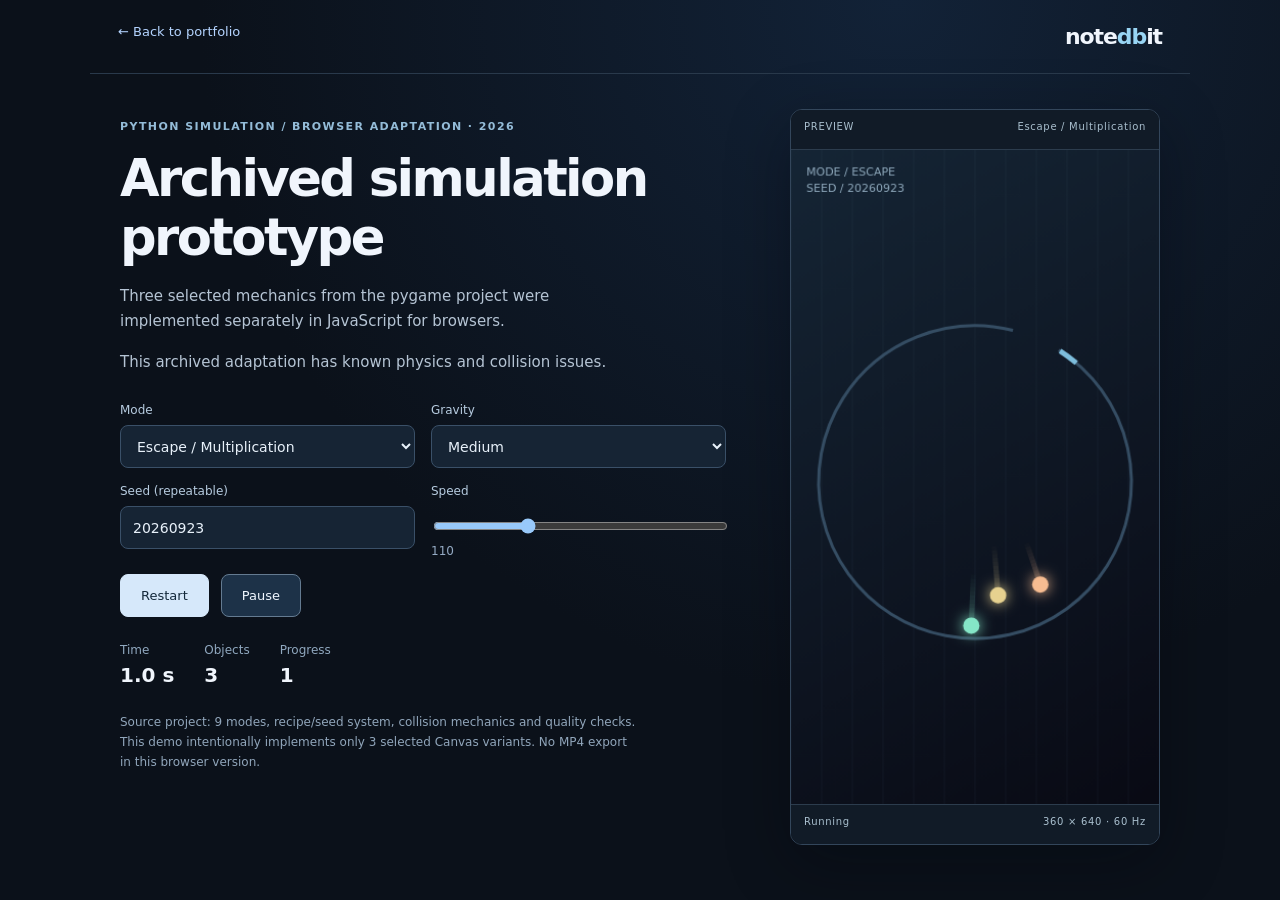
<file: demos/simulation/index.html>
<!doctype html>
<html lang="en"><head><meta charset="utf-8"><meta name="viewport" content="width=device-width,initial-scale=1"><meta name="theme-color" content="#0b111a">
<meta name="robots" content="noindex"><title>Archived Simulation Prototype — notedbit</title><link rel="icon" href="../../assets/favicon.svg" type="image/svg+xml"><link rel="stylesheet" href="demo.css"></head>
<body><header class="top"><a href="../../projects/#simulation">← <span data-de="Zurück zum Portfolio">Back to portfolio</span></a><a class="wordmark" href="../../index.html">note<span>db</span>it</a></header>
<main class="layout"><section class="info"><p class="eyebrow" data-de="PYTHON-SIMULATION / BROWSER-ADAPTION · 2026">PYTHON SIMULATION / BROWSER ADAPTATION · 2026</p><h1><span data-de="Archivierter Simulationsprototyp">Archived simulation prototype</span></h1><p class="lede" data-de="Drei ausgewählte Mechaniken des pygame-Projekts wurden separat in JavaScript für den Browser umgesetzt.">Three selected mechanics from the pygame project were implemented separately in JavaScript for browsers.</p>
<p class="lede" data-de="Diese archivierte Adaption hat bekannte Fehler in Physik und Kollisionen.">This archived adaptation has known physics and collision issues.</p>
<div class="controls"><label><span data-de="Modus">Mode</span><select id="mode"><option value="escape">Escape / Multiplication</option><option value="plinko">Plinko</option><option value="shrinking">Shrinking Circle</option></select></label>
<label><span data-de="Schwerkraft">Gravity</span><select id="gravity"><option value="110" data-de="Niedrig">Low</option><option value="190" data-de="Mittel" selected>Medium</option><option value="285" data-de="Hoch">High</option><option value="390" data-de="Sehr hoch">Heavy</option></select></label>
<label><span data-de="Seed (reproduzierbar)">Seed (repeatable)</span><input id="seed" type="number" min="0" max="2147483647" step="1" value="20260923"></label>
<div class="speed-control"><label><span data-de="Geschwindigkeit">Speed</span><input id="speed" type="range" min="60" max="220" step="10" value="110"></label><output id="speed-value" for="speed">110</output></div>
<div class="actions"><button id="restart" type="button"><span data-de="Neustart">Restart</span></button><button id="toggle" type="button"><span data-de="Pause">Pause</span></button></div></div>
<div class="stats"><div><span data-de="Laufzeit">Time</span><strong id="time">0.0 s</strong></div><div><span data-de="Objekte">Objects</span><strong id="count">1</strong></div><div><span data-de="Fortschritt">Progress</span><strong id="progress">0</strong></div></div>
<p class="footnote" data-de="Quellbasis: 9 Modi, Rezept-/Seed-System, Kollisionsmechaniken und Qualitätsprüfungen. Diese Demo zeigt bewusst nur 3 ausgewählte, neu für Canvas implementierte Varianten. Keine MP4-Exportfunktion in der Browserversion.">Source project: 9 modes, recipe/seed system, collision mechanics and quality checks. This demo intentionally implements only 3 selected Canvas variants. No MP4 export in this browser version.</p></section>
<section class="stage" aria-label="Simulation preview" data-aria-label-de="Simulationsvorschau"><div class="stage-header"><span data-de="VERLAUF">PREVIEW</span><span id="mode-label">Escape / Multiplication</span></div><canvas id="sim" width="360" height="640" aria-label="Visualization of the archived simulation" data-aria-label-de="Darstellung der archivierten Simulation" role="img"></canvas><div class="stage-footer"><span id="status" aria-live="polite">Paused</span><span>360 × 640 · 60 Hz</span></div></section></main>
<script defer src="demo.js"></script></body></html>
</file>
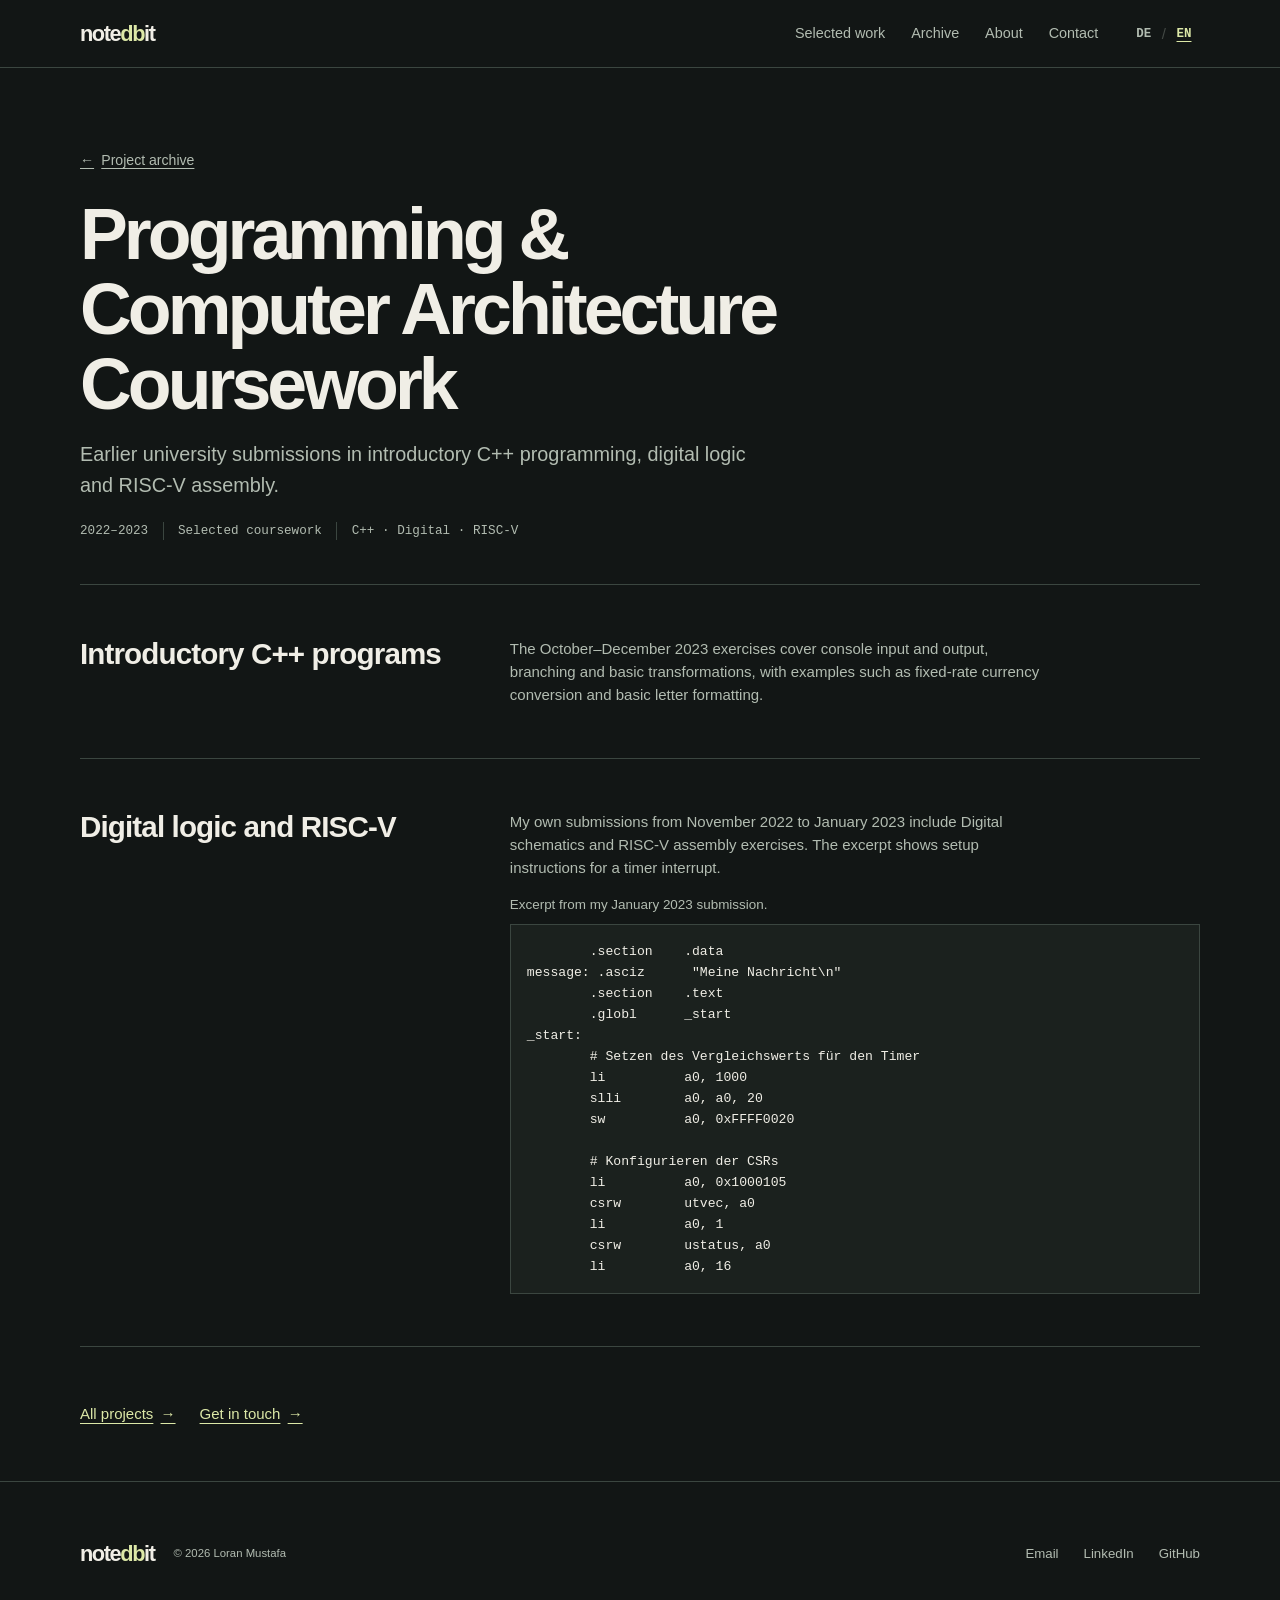
<file: projects/coursework.html>
<!DOCTYPE html>
<html lang="en">
<head>
  <meta charset="utf-8"/>
  <meta content="width=device-width,initial-scale=1" name="viewport"/>
  <title data-de="Programmier- und Rechnerarchitekturübungen — notedbit">Programming &amp; Computer Architecture Coursework — notedbit</title>
  <meta content="Introductory C++ console exercises, digital schematics and a RISC-V timer interrupt excerpt from earlier university coursework." data-content-de="Frühere Studienarbeiten mit C++-Konsolenübungen, digitalen Schaltungen und einem RISC-V-Codeauszug zu Timer-Interrupts." name="description">
  <meta content="#121615" name="theme-color"/>
  <meta content="website" property="og:type"/>
  <meta content="notedbit" property="og:site_name">
  <meta content="Programming &amp; Computer Architecture Coursework — notedbit" data-content-de="Programmier- und Rechnerarchitekturübungen — notedbit" property="og:title">
  <meta content="Introductory C++ console exercises, digital schematics and a RISC-V timer interrupt excerpt from earlier university coursework." data-content-de="Frühere Studienarbeiten mit C++-Konsolenübungen, digitalen Schaltungen und einem RISC-V-Codeauszug zu Timer-Interrupts." property="og:description">
  <meta content="https://notedbit.com/projects/coursework.html" property="og:url"/>
  <meta content="https://notedbit.com/assets/og-preview.png" property="og:image"/>
  <meta content="1200" property="og:image:width">
  <meta content="630" property="og:image:height">
  <meta content="notedbit · Loran Mustafa" property="og:image:alt">
  <link href="https://notedbit.com/projects/coursework.html" rel="canonical"/>
  <link href="../assets/favicon.svg" rel="icon" type="image/svg+xml"/>
  <link href="../style.css" rel="stylesheet"/>
  <link href="../portfolio.css" rel="stylesheet"/>
  <link href="projects.css" rel="stylesheet"/>
  <script defer="" src="../language.js"></script>
  <script defer="" src="../script.js"></script>
</head>
<body class="case-study">
<a class="skip-link" href="#main-content">Skip to content</a>
<header class="site-header" data-header="">
<div class="nav-shell shell"><a aria-label="notedbit home" class="brand wordmark" href="../index.html"><span>note</span><span class="wordmark-db">db</span><span>it</span></a><button aria-controls="primary-nav" aria-expanded="false" aria-label="Open navigation" class="nav-toggle" data-nav-toggle="" type="button"><span></span><span></span></button>
<nav aria-label="Primary navigation" class="site-nav" id="primary-nav"><a href="../index.html#work"><span data-de="Projekte">Selected work</span></a><a href="./"><span data-de="Archiv">Archive</span></a><a href="../index.html#about"><span data-de="Profil">About</span></a><a href="../index.html#contact"><span data-de="Kontakt">Contact</span></a>
</nav>
<div aria-label="Sprache / Language" class="language-switch" data-language-switch="" role="group"><button aria-label="Deutsch wählen" aria-pressed="false" data-lang="de" lang="de" type="button">DE</button><span aria-hidden="true">/</span><button aria-label="Choose English" aria-pressed="true" data-lang="en" lang="en" type="button">EN</button>
</div>
</div></header>
<main id="main-content" tabindex="-1">
  <header class="project-intro section-shell">
    <a class="project-back" href="./#introcpp"><span data-de="Projektarchiv">Project archive</span> <span aria-hidden="true">←</span></a>
    <h1 data-de="Programmier- und Rechnerarchitekturübungen">Programming &amp; Computer Architecture Coursework</h1>
    <p class="project-lede" data-de="Frühere Studienabgaben zu C++-Grundlagen, digitaler Logik und RISC-V-Assembler.">Earlier university submissions in introductory C++ programming, digital logic and RISC-V assembly.</p>
    <p class="project-meta"><span>2022–2023</span><span data-de="Ausgewählte Studienarbeiten">Selected coursework</span><span>C++ · Digital · RISC-V</span></p>

  </header>
  <section class="project-section section-shell" id="cpp">
    <h2 data-de="C++-Einführungsprogramme">Introductory C++ programs</h2>
    <div>
      <p data-de="Die Übungen von Oktober bis Dezember 2023 behandeln Konsolenein- und -ausgabe, Bedingungen und einfache Umformungen, etwa eine Währungsumrechnung mit festem Kurs und ein einfaches Briefformular.">The October–December 2023 exercises cover console input and output, branching and basic transformations, with examples such as fixed-rate currency conversion and basic letter formatting.</p>
    </div>
  </section>
  <section class="project-section section-shell" id="hardware">
    <h2 data-de="Digitale Logik und RISC-V">Digital logic and RISC-V</h2>
    <div>
      <p data-de="Meine Abgaben von November 2022 bis Januar 2023 umfassen Schaltungen in Digital und Übungen in RISC-V-Assembler. Der Auszug zeigt die Einrichtung eines Timer-Interrupts.">My own submissions from November 2022 to January 2023 include Digital schematics and RISC-V assembly exercises. The excerpt shows setup instructions for a timer interrupt.</p>
      <figure class="source-evidence">
        <figcaption data-de="Auszug aus meiner Abgabe vom Januar 2023.">Excerpt from my January 2023 submission.</figcaption>
        <pre tabindex="0"><code>        .section    .data
message: .asciz      "Meine Nachricht\n"
        .section    .text
        .globl      _start
_start:
        # Setzen des Vergleichswerts für den Timer
        li          a0, 1000
        slli        a0, a0, 20
        sw          a0, 0xFFFF0020

        # Konfigurieren der CSRs
        li          a0, 0x1000105
        csrw        utvec, a0
        li          a0, 1
        csrw        ustatus, a0
        li          a0, 16</code></pre>
      </figure>
    </div>
  </section>
  <div class="project-end section-shell">
    <a class="project-link" href="./"><span data-de="Alle Projekte">All projects</span> <span aria-hidden="true">→</span></a>
    <a class="project-link" href="../index.html#contact"><span data-de="Kontakt aufnehmen">Get in touch</span> <span aria-hidden="true">→</span></a>
  </div>
</main>
<footer class="site-footer portfolio-footer">
<div class="footer-shell shell">
<div class="footer-identity"><a aria-label="notedbit home" class="brand wordmark" href="../index.html"><span>note</span><span class="wordmark-db">db</span><span>it</span></a><p>© <span data-year="">2026</span> Loran Mustafa</p>
</div>
<div class="footer-meta"><a href="mailto:loran@notedbit.com">Email</a><a href="https://www.linkedin.com/in/loran-mustafa" rel="noopener noreferrer" target="_blank">LinkedIn</a><a href="https://github.com/notedbit" rel="noopener noreferrer" target="_blank">GitHub</a>
</div>
</div></footer>
</body>
</html>
</file>
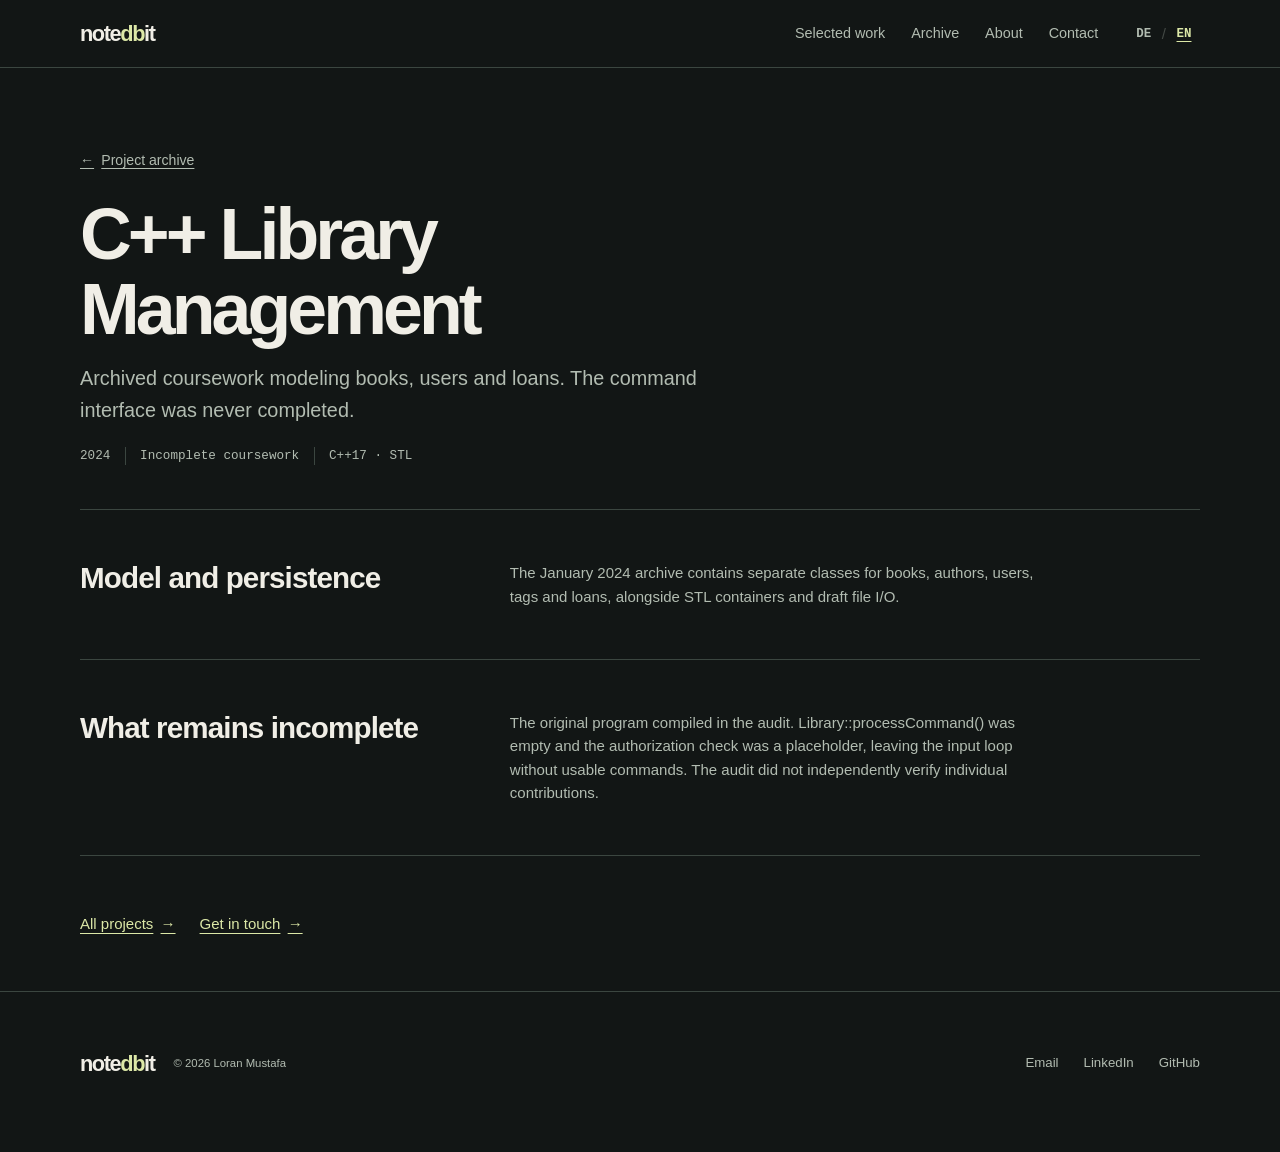
<file: projects/library-management.html>
<!DOCTYPE html>
<html lang="en">
<head>
  <meta charset="utf-8"/>
  <meta content="width=device-width,initial-scale=1" name="viewport"/>
  <title data-de="C++-Bibliotheksverwaltung — notedbit">C++ Library Management — notedbit</title>
  <meta content="Archived C++ coursework modeling books, users and loans. Source review found an incomplete command interface." data-content-de="Archivierte C++-Studienarbeit zur Modellierung von Büchern, Nutzern und Ausleihen. Die geprüfte Befehlsschnittstelle blieb unvollständig." name="description">
  <meta content="#121615" name="theme-color"/>
  <meta content="website" property="og:type"/>
  <meta content="notedbit" property="og:site_name">
  <meta content="C++ Library Management — notedbit" data-content-de="C++-Bibliotheksverwaltung — notedbit" property="og:title">
  <meta content="Archived C++ coursework modeling books, users and loans. Source review found an incomplete command interface." data-content-de="Archivierte C++-Studienarbeit zur Modellierung von Büchern, Nutzern und Ausleihen. Die geprüfte Befehlsschnittstelle blieb unvollständig." property="og:description">
  <meta content="https://notedbit.com/projects/library-management.html" property="og:url"/>
  <meta content="https://notedbit.com/assets/og-preview.png" property="og:image"/>
  <meta content="1200" property="og:image:width">
  <meta content="630" property="og:image:height">
  <meta content="notedbit · Loran Mustafa" property="og:image:alt">
  <link href="https://notedbit.com/projects/library-management.html" rel="canonical"/>
  <link href="../assets/favicon.svg" rel="icon" type="image/svg+xml"/>
  <link href="../style.css" rel="stylesheet"/>
  <link href="../portfolio.css" rel="stylesheet"/>
  <link href="projects.css" rel="stylesheet"/>
  <script defer="" src="../language.js"></script>
  <script defer="" src="../script.js"></script>
</head>
<body class="case-study">
<a class="skip-link" href="#main-content">Skip to content</a>
<header class="site-header" data-header="">
<div class="nav-shell shell"><a aria-label="notedbit home" class="brand wordmark" href="../index.html"><span>note</span><span class="wordmark-db">db</span><span>it</span></a><button aria-controls="primary-nav" aria-expanded="false" aria-label="Open navigation" class="nav-toggle" data-nav-toggle="" type="button"><span></span><span></span></button>
<nav aria-label="Primary navigation" class="site-nav" id="primary-nav"><a href="../index.html#work"><span data-de="Projekte">Selected work</span></a><a href="./"><span data-de="Archiv">Archive</span></a><a href="../index.html#about"><span data-de="Profil">About</span></a><a href="../index.html#contact"><span data-de="Kontakt">Contact</span></a>
</nav>
<div aria-label="Sprache / Language" class="language-switch" data-language-switch="" role="group"><button aria-label="Deutsch wählen" aria-pressed="false" data-lang="de" lang="de" type="button">DE</button><span aria-hidden="true">/</span><button aria-label="Choose English" aria-pressed="true" data-lang="en" lang="en" type="button">EN</button>
</div>
</div></header>
<main id="main-content" tabindex="-1">
  <header class="project-intro section-shell">
    <a class="project-back" href="./#library"><span data-de="Projektarchiv">Project archive</span> <span aria-hidden="true">←</span></a>
    <h1 data-de="C++-Bibliotheksverwaltung">C++ Library Management</h1>
    <p class="project-lede" data-de="Archivierte Studienarbeit zur Modellierung von Büchern, Nutzern und Ausleihen. Die Befehlsverarbeitung wurde nicht fertiggestellt.">Archived coursework modeling books, users and loans. The command interface was never completed.</p>
    <p class="project-meta"><span>2024</span><span data-de="Unvollständige Studienarbeit">Incomplete coursework</span><span>C++17 · STL</span></p>

  </header>
  <section class="project-section section-shell">
    <h2 data-de="Modell und Persistenz">Model and persistence</h2>
    <div>
      <p data-de="Das Archiv vom Januar 2024 enthält getrennte Klassen für Bücher, Autoren, Nutzer, Stichwörter und Ausleihen sowie STL-Container und Ansätze für den Dateizugriff.">The January 2024 archive contains separate classes for books, authors, users, tags and loans, alongside STL containers and draft file I/O.</p>
    </div>
  </section>
  <section class="project-section section-shell">
    <h2 data-de="Was unvollständig ist">What remains incomplete</h2>
    <div>
      <p data-de="Das Originalprogramm ließ sich im Audit kompilieren. Library::processCommand() war leer und die Berechtigungsprüfung war ein Platzhalter. Der Eingabeschleife fehlten damit nutzbare Befehle. Individuelle Beiträge wurden im Audit nicht unabhängig überprüft.">The original program compiled in the audit. Library::processCommand() was empty and the authorization check was a placeholder, leaving the input loop without usable commands. The audit did not independently verify individual contributions.</p>
    </div>
  </section>
  <div class="project-end section-shell">
    <a class="project-link" href="./"><span data-de="Alle Projekte">All projects</span> <span aria-hidden="true">→</span></a>
    <a class="project-link" href="../index.html#contact"><span data-de="Kontakt aufnehmen">Get in touch</span> <span aria-hidden="true">→</span></a>
  </div>
</main>
<footer class="site-footer portfolio-footer">
<div class="footer-shell shell">
<div class="footer-identity"><a aria-label="notedbit home" class="brand wordmark" href="../index.html"><span>note</span><span class="wordmark-db">db</span><span>it</span></a><p>© <span data-year="">2026</span> Loran Mustafa</p>
</div>
<div class="footer-meta"><a href="mailto:loran@notedbit.com">Email</a><a href="https://www.linkedin.com/in/loran-mustafa" rel="noopener noreferrer" target="_blank">LinkedIn</a><a href="https://github.com/notedbit" rel="noopener noreferrer" target="_blank">GitHub</a>
</div>
</div></footer>
</body>
</html>
</file>
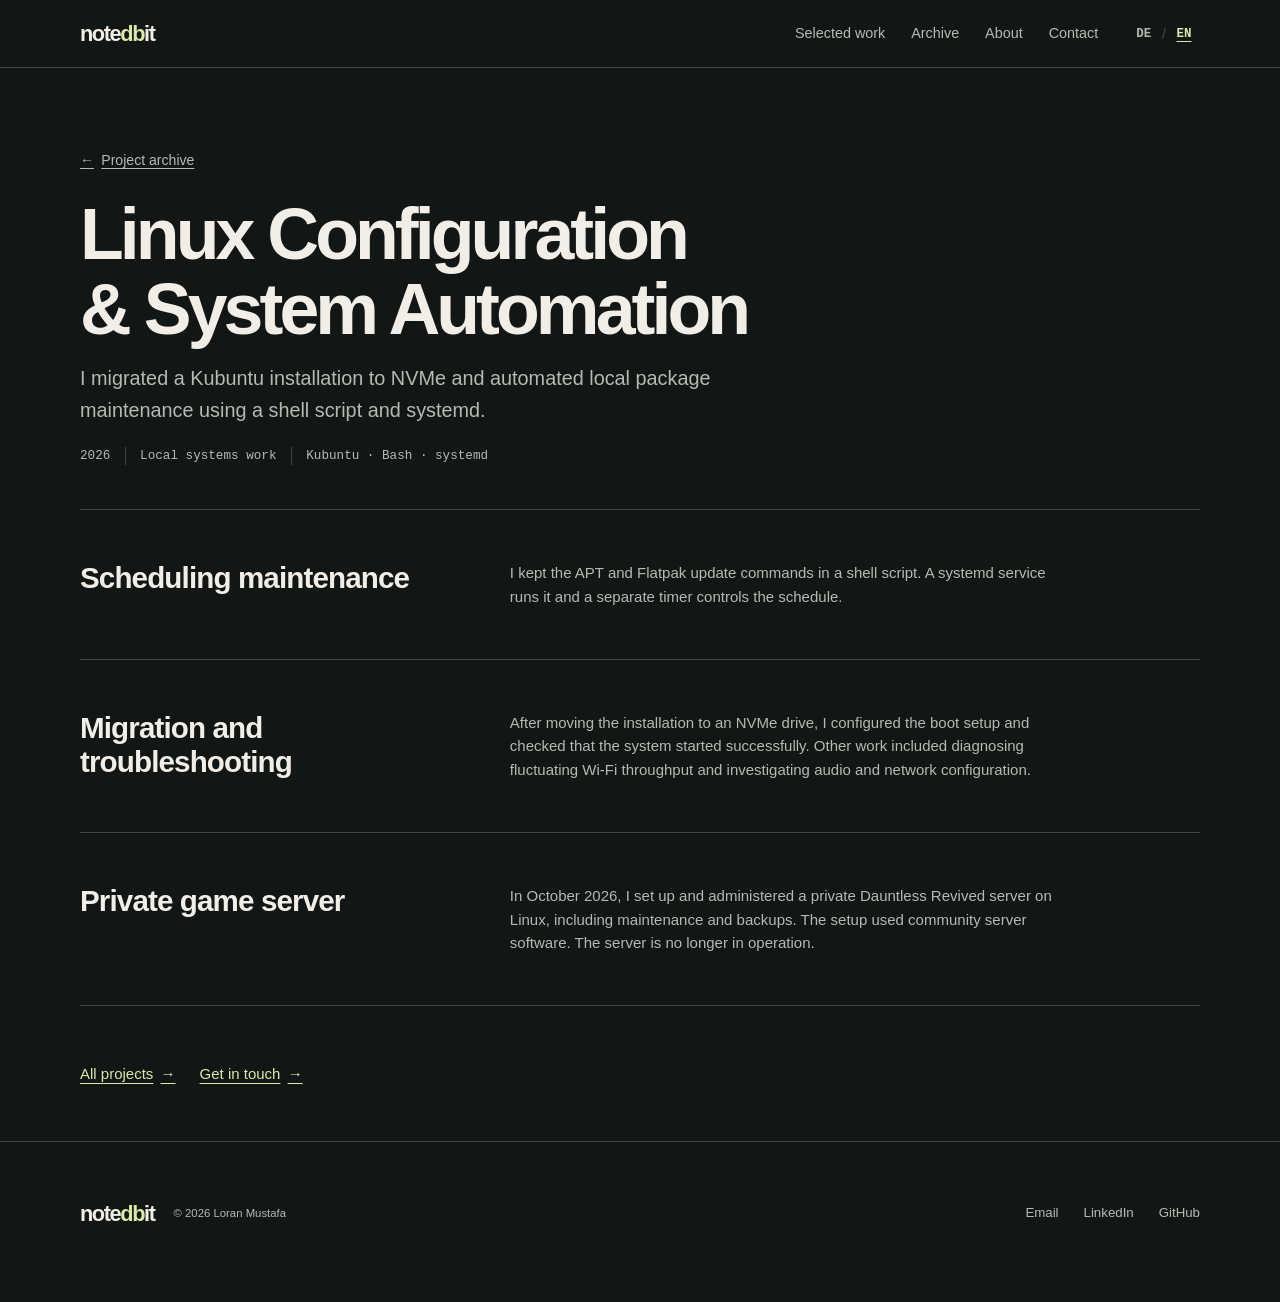
<file: projects/linux-automation.html>
<!DOCTYPE html>
<html lang="en">
<head>
  <meta charset="utf-8"/>
  <meta content="width=device-width,initial-scale=1" name="viewport"/>
  <title data-de="Linux-Konfiguration &amp; Systemautomatisierung — notedbit">Linux Configuration &amp; System Automation — notedbit</title>
  <meta content="Practical Linux administration and automation work, including scripted maintenance, system diagnostics and a previously operated private game server." data-content-de="Praktische Linux-Konfiguration und Automatisierung mit skriptbasierter Wartung, Systemdiagnose und einem früher betriebenen privaten Spielserver." name="description"/>
  <meta content="#121615" name="theme-color"/>
  <meta content="website" property="og:type"/>
  <meta content="notedbit" property="og:site_name">
  <meta content="Linux Configuration &amp; System Automation — notedbit" data-content-de="Linux-Konfiguration &amp; Systemautomatisierung — notedbit" property="og:title">
  <meta content="Practical Linux administration and automation work, including scripted maintenance, system diagnostics and a previously operated private game server." data-content-de="Praktische Linux-Konfiguration und Automatisierung mit skriptbasierter Wartung, Systemdiagnose und einem früher betriebenen privaten Spielserver." property="og:description"/>
  <meta content="https://notedbit.com/projects/linux-automation.html" property="og:url"/>
  <meta content="https://notedbit.com/assets/og-preview.png" property="og:image"/>
  <meta content="1200" property="og:image:width">
  <meta content="630" property="og:image:height">
  <meta content="notedbit · Loran Mustafa" property="og:image:alt">
  <link href="https://notedbit.com/projects/linux-automation.html" rel="canonical"/>
  <link href="../assets/favicon.svg" rel="icon" type="image/svg+xml"/>
  <link href="../style.css" rel="stylesheet"/>
  <link href="../portfolio.css" rel="stylesheet"/>
  <link href="projects.css" rel="stylesheet"/>
  <script defer="" src="../language.js"></script>
  <script defer="" src="../script.js"></script>
</head>
<body class="case-study">
<a class="skip-link" href="#main-content">Skip to content</a>
<header class="site-header" data-header="">
<div class="nav-shell shell"><a aria-label="notedbit home" class="brand wordmark" href="../index.html"><span>note</span><span class="wordmark-db">db</span><span>it</span></a><button aria-controls="primary-nav" aria-expanded="false" aria-label="Open navigation" class="nav-toggle" data-nav-toggle="" type="button"><span></span><span></span></button>
<nav aria-label="Primary navigation" class="site-nav" id="primary-nav"><a href="../index.html#work"><span data-de="Projekte">Selected work</span></a><a href="./"><span data-de="Archiv">Archive</span></a><a href="../index.html#about"><span data-de="Profil">About</span></a><a href="../index.html#contact"><span data-de="Kontakt">Contact</span></a>
</nav>
<div aria-label="Sprache / Language" class="language-switch" data-language-switch="" role="group"><button aria-label="Deutsch wählen" aria-pressed="false" data-lang="de" lang="de" type="button">DE</button><span aria-hidden="true">/</span><button aria-label="Choose English" aria-pressed="true" data-lang="en" lang="en" type="button">EN</button>
</div>
</div></header>
<main id="main-content" tabindex="-1">
  <header class="project-intro section-shell">
    <a class="project-back" href="./#linux"><span data-de="Projektarchiv">Project archive</span> <span aria-hidden="true">←</span></a>
    <h1 data-de="Linux-Konfiguration &amp; Systemautomatisierung">Linux Configuration &amp; System Automation</h1>
    <p class="project-lede" data-de="Ich habe eine Kubuntu-Installation auf NVMe migriert und die lokale Paketwartung mit einem Shell-Skript und systemd automatisiert.">I migrated a Kubuntu installation to NVMe and automated local package maintenance using a shell script and systemd.</p>
    <p class="project-meta"><span>2026</span><span data-de="Arbeiten am lokalen System">Local systems work</span><span>Kubuntu · Bash · systemd</span></p>

  </header>
  <section class="project-section section-shell">
    <h2 data-de="Wartung zeitlich planen">Scheduling maintenance</h2>
    <div>
      <p data-de="Ich habe die Aktualisierungsbefehle für APT und Flatpak in einem Shell-Skript zusammengefasst. Ein systemd-Dienst führt es aus, ein separater Timer legt den Zeitplan fest.">I kept the APT and Flatpak update commands in a shell script. A systemd service runs it and a separate timer controls the schedule.</p>
    </div>
  </section>
  <section class="project-section section-shell">
    <h2 data-de="Migration und Fehlersuche">Migration and troubleshooting</h2>
    <div>
      <p data-de="Nach dem Umzug der Installation auf ein NVMe-Laufwerk habe ich die Boot-Konfiguration eingerichtet und den erfolgreichen Start geprüft. Weitere Arbeiten betrafen schwankenden WLAN-Durchsatz sowie die Audio- und Netzwerkkonfiguration.">After moving the installation to an NVMe drive, I configured the boot setup and checked that the system started successfully. Other work included diagnosing fluctuating Wi-Fi throughput and investigating audio and network configuration.</p>
    </div>
  </section>
  <section class="project-section section-shell" id="server">
    <h2 data-de="Privater Spielserver">Private game server</h2>
    <div>
      <p data-de="Im Oktober 2026 habe ich einen privaten Dauntless-Revived-Server unter Linux eingerichtet und verwaltet, einschließlich Wartung und Backups. Die Serversoftware stammt aus dem Community-Projekt. Der Server ist außer Betrieb.">In October 2026, I set up and administered a private Dauntless Revived server on Linux, including maintenance and backups. The setup used community server software. The server is no longer in operation.</p>
    </div>
  </section>
  <div class="project-end section-shell">
    <a class="project-link" href="./"><span data-de="Alle Projekte">All projects</span> <span aria-hidden="true">→</span></a>
    <a class="project-link" href="../index.html#contact"><span data-de="Kontakt aufnehmen">Get in touch</span> <span aria-hidden="true">→</span></a>
  </div>
</main>
<footer class="site-footer portfolio-footer">
<div class="footer-shell shell">
<div class="footer-identity"><a aria-label="notedbit home" class="brand wordmark" href="../index.html"><span>note</span><span class="wordmark-db">db</span><span>it</span></a><p>© <span data-year="">2026</span> Loran Mustafa</p>
</div>
<div class="footer-meta"><a href="mailto:loran@notedbit.com">Email</a><a href="https://www.linkedin.com/in/loran-mustafa" rel="noopener noreferrer" target="_blank">LinkedIn</a><a href="https://github.com/notedbit" rel="noopener noreferrer" target="_blank">GitHub</a>
</div>
</div></footer>
</body>
</html>
</file>
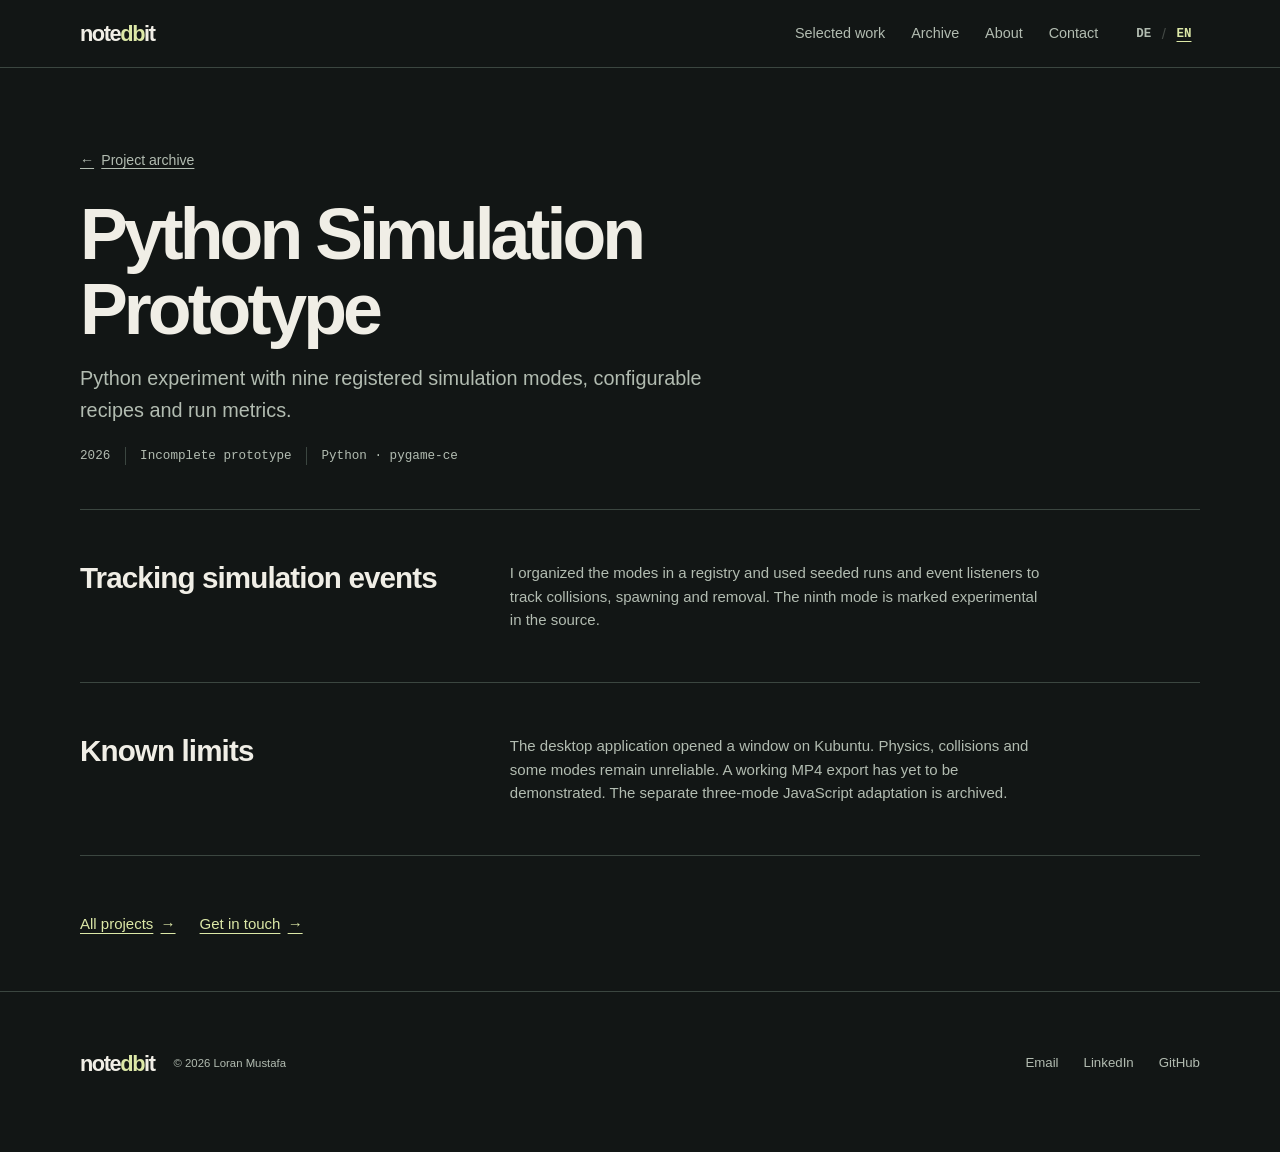
<file: projects/python-simulations.html>
<!DOCTYPE html>
<html lang="en">
<head>
  <meta charset="utf-8"/>
  <meta content="width=device-width,initial-scale=1" name="viewport"/>
  <title data-de="Python-Simulationsprototyp — notedbit">Python Simulation Prototype — notedbit</title>
  <meta content="A Python and pygame-ce prototype with known physics and collision issues." data-content-de="Ein Prototyp mit Python und pygame-ce mit bekannten Fehlern in Physik und Kollisionen." name="description"/>
  <meta content="#121615" name="theme-color"/>
  <meta content="website" property="og:type"/>
  <meta content="notedbit" property="og:site_name">
  <meta content="Python Simulation Prototype — notedbit" data-content-de="Python-Simulationsprototyp — notedbit" property="og:title">
  <meta content="A Python and pygame-ce prototype with known physics and collision issues." data-content-de="Ein Prototyp mit Python und pygame-ce mit bekannten Fehlern in Physik und Kollisionen." property="og:description"/>
  <meta content="https://notedbit.com/projects/python-simulations.html" property="og:url"/>
  <meta content="https://notedbit.com/assets/og-preview.png" property="og:image"/>
  <meta content="1200" property="og:image:width">
  <meta content="630" property="og:image:height">
  <meta content="notedbit · Loran Mustafa" property="og:image:alt">
  <link href="https://notedbit.com/projects/python-simulations.html" rel="canonical"/>
  <link href="../assets/favicon.svg" rel="icon" type="image/svg+xml"/>
  <link href="../style.css" rel="stylesheet"/>
  <link href="../portfolio.css" rel="stylesheet"/>
  <link href="projects.css" rel="stylesheet"/>
  <script defer="" src="../language.js"></script>
  <script defer="" src="../script.js"></script>
</head>
<body class="case-study">
<a class="skip-link" href="#main-content">Skip to content</a>
<header class="site-header" data-header="">
<div class="nav-shell shell"><a aria-label="notedbit home" class="brand wordmark" href="../index.html"><span>note</span><span class="wordmark-db">db</span><span>it</span></a><button aria-controls="primary-nav" aria-expanded="false" aria-label="Open navigation" class="nav-toggle" data-nav-toggle="" type="button"><span></span><span></span></button>
<nav aria-label="Primary navigation" class="site-nav" id="primary-nav"><a href="../index.html#work"><span data-de="Projekte">Selected work</span></a><a href="./"><span data-de="Archiv">Archive</span></a><a href="../index.html#about"><span data-de="Profil">About</span></a><a href="../index.html#contact"><span data-de="Kontakt">Contact</span></a>
</nav>
<div aria-label="Sprache / Language" class="language-switch" data-language-switch="" role="group"><button aria-label="Deutsch wählen" aria-pressed="false" data-lang="de" lang="de" type="button">DE</button><span aria-hidden="true">/</span><button aria-label="Choose English" aria-pressed="true" data-lang="en" lang="en" type="button">EN</button>
</div>
</div></header>
<main id="main-content" tabindex="-1">
  <header class="project-intro section-shell">
    <a class="project-back" href="./#simulation"><span data-de="Projektarchiv">Project archive</span> <span aria-hidden="true">←</span></a>
    <h1 data-de="Python-Simulationsprototyp">Python Simulation Prototype</h1>
    <p class="project-lede" data-de="Python-Experiment mit neun registrierten Simulationsmodi, konfigurierbaren Abläufen und Laufmetriken.">Python experiment with nine registered simulation modes, configurable recipes and run metrics.</p>
    <p class="project-meta"><span>2026</span><span data-de="Unvollständiger Prototyp">Incomplete prototype</span><span>Python · pygame-ce</span></p>

  </header>
  <section class="project-section section-shell">
    <h2 data-de="Ereignisse der Simulation erfassen">Tracking simulation events</h2>
    <div>
      <p data-de="Ich habe die Modi in einer Registry organisiert und Seed-basierte Durchläufe sowie Event-Listener verwendet, um Kollisionen, Erzeugung und Entfernung von Objekten zu erfassen. Der neunte Modus ist im Quellcode als experimentell gekennzeichnet.">I organized the modes in a registry and used seeded runs and event listeners to track collisions, spawning and removal. The ninth mode is marked experimental in the source.</p>
    </div>
  </section>
  <section class="project-section section-shell">
    <h2 data-de="Bekannte Einschränkungen">Known limits</h2>
    <div>
      <p data-de="Die Desktop-Anwendung öffnete unter Kubuntu ein Fenster. Physik, Kollisionen und einzelne Modi bleiben unzuverlässig. Ein funktionierender MP4-Export ist noch nicht belegt. Die separate JavaScript-Adaption mit drei Modi ist archiviert.">The desktop application opened a window on Kubuntu. Physics, collisions and some modes remain unreliable. A working MP4 export has yet to be demonstrated. The separate three-mode JavaScript adaptation is archived.</p>
    </div>
  </section>
  <div class="project-end section-shell">
    <a class="project-link" href="./"><span data-de="Alle Projekte">All projects</span> <span aria-hidden="true">→</span></a>
    <a class="project-link" href="../index.html#contact"><span data-de="Kontakt aufnehmen">Get in touch</span> <span aria-hidden="true">→</span></a>
  </div>
</main>
<footer class="site-footer portfolio-footer">
<div class="footer-shell shell">
<div class="footer-identity"><a aria-label="notedbit home" class="brand wordmark" href="../index.html"><span>note</span><span class="wordmark-db">db</span><span>it</span></a><p>© <span data-year="">2026</span> Loran Mustafa</p>
</div>
<div class="footer-meta"><a href="mailto:loran@notedbit.com">Email</a><a href="https://www.linkedin.com/in/loran-mustafa" rel="noopener noreferrer" target="_blank">LinkedIn</a><a href="https://github.com/notedbit" rel="noopener noreferrer" target="_blank">GitHub</a>
</div>
</div></footer>
</body>
</html>
</file>
<file: demos/simulation/demo.css>
:root{color-scheme:dark;font-family:Inter,system-ui,-apple-system,BlinkMacSystemFont,"Segoe UI",sans-serif;background:#0b111a;color:#f0f5fc}*{box-sizing:border-box}body{margin:0;min-height:100vh;background:radial-gradient(ellipse at 70% 0%,#122237,#0b111a 55%)}a{color:#b4d4ff;text-decoration:none}a:hover{text-decoration:underline}.top{max-width:1100px;margin:auto;padding:24px 28px;display:flex;justify-content:space-between;gap:20px;border-bottom:1px solid #29394b;font-size:13px}.wordmark{font-size:22px;color:#f0f5fc;font-weight:700;letter-spacing:-.05em}.wordmark span{color:#98d5f4}.layout{width:min(100% - 48px,1040px);margin:35px auto 60px;display:grid;grid-template-columns:minmax(280px,1fr) minmax(280px,370px);gap:clamp(22px,5vw,75px);align-items:start}.eyebrow{font-size:11px;letter-spacing:.13em;color:#94bcd8;font-weight:750}.info h1{font-size:clamp(31px,4vw,52px);line-height:1.16;letter-spacing:-.05em;margin:16px 0}.lede{font-size:15px;line-height:1.7;color:#b5c4d4;max-width:530px}.controls{display:grid;grid-template-columns:repeat(2,minmax(0,1fr));gap:16px;margin-top:28px}.controls label{display:flex;flex-direction:column;gap:8px;min-width:0;color:#b7cce0;font-size:12px}.controls select,.controls input[type=number]{width:100%;background:#162434;color:#e8f1fa;border:1px solid #3a5068;border-radius:8px;min-height:43px;padding:8px 12px;font:inherit;font-size:14px}.controls input[type=range]{width:100%;margin-top:12px;accent-color:#98c9fa}.speed-control{display:flex;flex-direction:column;gap:8px}.speed-control output{color:#94aac3;font-size:12px}.actions{display:flex;gap:12px;align-items:end}.actions button{padding:12px 20px;min-height:43px;border:1px solid #647b91;border-radius:8px;color:#f0f7ff;background:#1d3248;font:inherit;font-size:13px;cursor:pointer}.actions button:first-child{background:#d6e8fa;color:#13283a;border-color:#d6e8fa}.actions button:focus-visible,.controls :focus-visible{outline:2px solid #8fd8fb;outline-offset:3px}.stats{display:flex;gap:30px;margin:26px 0}.stats div{display:flex;flex-direction:column;gap:6px}.stats span{font-size:12px;color:#90a8bf}.stats strong{font-size:20px;font-variant-numeric:tabular-nums}.footnote{color:#91a6bb;font-size:12px;line-height:1.65;max-width:520px}.stage{width:100%;max-width:370px;border:1px solid #33465b;border-radius:12px;overflow:hidden;background:#090c13;box-shadow:0 18px 65px #02070b55}.stage-header,.stage-footer{display:flex;justify-content:space-between;gap:10px;padding:11px 13px;min-height:40px;background:#111b27;color:#a9bfce;font-size:10px;letter-spacing:.07em}.stage-header{border-bottom:1px solid #2c3c4d}.stage-footer{border-top:1px solid #2c3c4d}.live-dot{display:inline-block;width:7px;height:7px;border-radius:50%;background:#86dec6;margin-right:7px}canvas{display:block;max-width:100%;width:100%;height:auto;aspect-ratio:9/16;background:#080b11}@media(max-width:760px){.top{padding:15px 18px}.layout{display:flex;flex-direction:column;align-items:stretch;gap:26px;width:min(100% - 32px,450px);margin-top:20px}.info h1{font-size:31px}.stage{margin:auto}.controls{gap:12px}.stats{margin:20px 0}}
</file>
<file: style.css>
/* ------------------------------
   notedbit — base
------------------------------ */

:root {
  --bg: #0b0d10;
  --bg-elevated: #0f1216;
  --surface: #12161b;
  --surface-2: #171c22;
  --surface-3: #1c2229;
  --text: #f2f4f7;
  --text-soft: #b9c0c9;
  --muted: #7f8894;
  --border: rgba(255, 255, 255, 0.09);
  --border-strong: rgba(255, 255, 255, 0.15);
  --accent: #8bb8ff;
  --accent-soft: rgba(139, 184, 255, 0.13);
  --accent-glow: rgba(139, 184, 255, 0.16);
  --success: #78d7a6;
  --shadow: 0 28px 80px rgba(0, 0, 0, 0.35);
  --radius-sm: 12px;
  --radius-md: 18px;
  --radius-lg: 28px;
  --max-width: 1180px;
  --header-height: 72px;
  --transition: 180ms ease;
}

*,
*::before,
*::after {
  box-sizing: border-box;
}

html {
  scroll-behavior: smooth;
  scroll-padding-top: calc(var(--header-height) + 24px);
}

body {
  margin: 0;
  min-width: 320px;
  overflow-x: hidden;
  background:
    radial-gradient(circle at 50% -10%, rgba(103, 142, 205, 0.09), transparent 38rem),
    var(--bg);
  color: var(--text);
  font-family:
    Inter,
    ui-sans-serif,
    -apple-system,
    BlinkMacSystemFont,
    "Segoe UI",
    sans-serif;
  font-size: 16px;
  line-height: 1.6;
  text-rendering: optimizeLegibility;
  -webkit-font-smoothing: antialiased;
}

body.nav-open {
  overflow: hidden;
}

a {
  color: inherit;
  text-decoration: none;
}

button,
a {
  -webkit-tap-highlight-color: transparent;
}

button {
  font: inherit;
}

img,
svg {
  display: block;
  max-width: 100%;
}

::selection {
  background: rgba(139, 184, 255, 0.26);
  color: var(--text);
}

:focus-visible {
  outline: 2px solid var(--accent);
  outline-offset: 4px;
}

.skip-link {
  position: fixed;
  top: 12px;
  left: 12px;
  z-index: 999;
  padding: 10px 14px;
  border-radius: 10px;
  background: var(--text);
  color: var(--bg);
  transform: translateY(-160%);
}

.skip-link:focus {
  transform: translateY(0);
}

/* ------------------------------
   Shared layout
------------------------------ */

.section-shell,
.nav-shell,
.footer-shell {
  width: min(calc(100% - 40px), var(--max-width));
  margin-inline: auto;
}

.section-shell {
  padding-block: 112px;
}

.section-kicker {
  margin: 0 0 12px;
  color: var(--muted);
  font-size: 0.76rem;
  font-weight: 700;
  letter-spacing: 0.14em;
  text-transform: uppercase;
}

/* ------------------------------
   Header
------------------------------ */

.site-header {
  position: sticky;
  top: 0;
  z-index: 100;
  height: var(--header-height);
  border-bottom: 1px solid transparent;
  background: rgba(11, 13, 16, 0.7);
  backdrop-filter: blur(18px);
  -webkit-backdrop-filter: blur(18px);
  transition:
    border-color var(--transition),
    background var(--transition);
}

.site-header.is-scrolled {
  border-color: var(--border);
  background: rgba(11, 13, 16, 0.9);
}

.nav-shell {
  height: 100%;
  display: flex;
  align-items: center;
  justify-content: space-between;
}

.brand {
  display: inline-flex;
  align-items: center;
  gap: 10px;
  font-size: 0.98rem;
  font-weight: 680;
  letter-spacing: -0.02em;
}

.site-nav {
  display: flex;
  align-items: center;
  gap: 5px;
}

.site-nav > a {
  display: inline-flex;
  align-items: center;
  gap: 6px;
  padding: 9px 12px;
  border-radius: 10px;
  color: var(--text-soft);
  font-size: 0.9rem;
  transition:
    color var(--transition),
    background var(--transition);
}

.site-nav > a:hover {
  color: var(--text);
  background: rgba(255, 255, 255, 0.05);
}

.site-nav svg {
  width: 13px;
  height: 13px;
  fill: none;
  stroke: currentColor;
  stroke-width: 1.7;
  stroke-linecap: round;
  stroke-linejoin: round;
}

.nav-toggle {
  display: none;
  width: 42px;
  height: 42px;
  padding: 0;
  border: 1px solid var(--border);
  border-radius: 11px;
  background: var(--surface);
  color: var(--text);
  cursor: pointer;
}

.nav-toggle span {
  position: absolute;
  width: 16px;
  height: 1.5px;
  background: currentColor;
  transition:
    transform var(--transition),
    opacity var(--transition);
}

.nav-toggle span:first-child {
  transform: translateY(-3px);
}

.nav-toggle span:last-child {
  transform: translateY(3px);
}

.nav-toggle[aria-expanded="true"] span:first-child {
  transform: rotate(45deg);
}

.nav-toggle[aria-expanded="true"] span:last-child {
  transform: rotate(-45deg);
}

.eyebrow {
  display: inline-flex;
  align-items: center;
  gap: 10px;
  margin-bottom: 22px;
  color: var(--text-soft);
  font-size: 0.78rem;
  font-weight: 650;
  letter-spacing: 0.08em;
  text-transform: uppercase;
}

.button {
  min-height: 44px;
  display: inline-flex;
  align-items: center;
  justify-content: center;
  gap: 9px;
  padding: 0 16px;
  border: 1px solid var(--border);
  border-radius: 12px;
  font-size: 0.9rem;
  font-weight: 650;
  transition:
    transform var(--transition),
    border-color var(--transition),
    background var(--transition),
    color var(--transition);
}

.button:hover {
  transform: translateY(-1px);
}

.button svg {
  width: 16px;
  height: 16px;
  fill: none;
  stroke: currentColor;
  stroke-width: 1.8;
  stroke-linecap: round;
  stroke-linejoin: round;
}

.button-primary {
  border-color: rgba(255, 255, 255, 0.8);
  background: var(--text);
  color: #0b0d10;
}

.button-primary:hover {
  background: #ffffff;
}

/* ------------------------------
   Footer
------------------------------ */

.site-footer {
  padding: 24px 0 40px;
}

.footer-shell {
  min-height: 96px;
  display: flex;
  align-items: end;
  justify-content: space-between;
  gap: 40px;
  padding-top: 30px;
  border-top: 1px solid var(--border);
}

.footer-shell p,
.footer-meta {
  color: var(--muted);
  font-size: 0.8rem;
}

.footer-shell p {
  margin: 0;
}

.footer-meta {
  display: flex;
  align-items: center;
  gap: 22px;
}

.footer-meta a {
  color: var(--text-soft);
  transition: color var(--transition);
}

.footer-meta a:hover {
  color: var(--text);
}

@media (max-width: 760px) {
  :root {
    --header-height: 66px;
  }

  .section-shell,
  .nav-shell,
  .footer-shell {
    width: min(calc(100% - 28px), var(--max-width));
  }

  .section-shell {
    padding-block: 82px;
  }

  .site-header {
    background: rgba(11, 13, 16, 0.9);
  }

  .nav-toggle {
    position: relative;
    display: grid;
    place-items: center;
  }

  .site-nav {
    position: fixed;
    top: calc(var(--header-height) + 10px);
    left: 14px;
    right: 14px;
    max-height: max(0px, calc(100vh - var(--header-height) - 20px));
    max-height: max(0px, calc(100dvh - var(--header-height) - 20px));
    overflow-y: auto;
    overscroll-behavior: contain;
    scroll-padding-block: 10px;
    display: grid;
    gap: 5px;
    padding: 10px;
    border: 1px solid var(--border-strong);
    border-radius: 16px;
    background: rgba(18, 22, 27, 0.98);
    box-shadow: 0 24px 70px rgba(0, 0, 0, 0.45);
    transform: translateY(-8px);
    opacity: 0;
    visibility: hidden;
    pointer-events: none;
    transition:
      opacity var(--transition),
      transform var(--transition);
  }

  .site-nav.is-open {
    transform: translateY(0);
    opacity: 1;
    visibility: visible;
    pointer-events: auto;
  }

  .site-nav > a {
    min-height: 44px;
    padding-inline: 14px;
  }

  .footer-shell {
    align-items: flex-start;
    flex-direction: column;
  }

  .footer-meta {
    width: 100%;
    justify-content: space-between;
  }
}

@media (max-width: 520px) {

  .button {
    width: 100%;
  }
}

@media (prefers-reduced-motion: reduce) {
  html {
    scroll-behavior: auto;
  }

  *,
  *::before,
  *::after {
    animation-duration: 0.01ms !important;
    animation-iteration-count: 1 !important;
    transition-duration: 0.01ms !important;
    scroll-behavior: auto !important;
  }
}
/* ------------------------------
   notedbit wordmark
------------------------------ */

.wordmark {
  font-size: 1rem;
  font-weight: 720;
  letter-spacing: -0.035em;
}

.wordmark-db {
  color: var(--accent);
  font-weight: 800;
}

@media (max-width: 760px) {

  .footer-meta {
    flex-wrap: wrap;
    justify-content: flex-start;
  }
}

#skills { scroll-margin-top: calc(var(--header-height) + 20px); }
.nav-shell { gap: 12px; }
.site-nav { margin-left: auto; }
.language-switch {
  display: inline-flex;
  flex: 0 0 auto;
  align-items: center;
  gap: 2px;
  margin-left: 7px;
  padding: 4px;
  border: 1px solid var(--border);
  border-radius: 10px;
  background: rgba(255,255,255,.03);
  color: var(--muted);
}
.language-switch button {
  min-width: 33px;
  min-height: 30px;
  padding: 4px 5px;
  border: 0;
  border-radius: 7px;
  background: transparent;
  color: var(--muted);
  font: inherit;
  font-size: .76rem;
  font-weight: 700;
  cursor: pointer;
}
.language-switch button[aria-pressed="true"] {
  background: rgba(139,184,255,.15);
  color: var(--text);
}
.language-switch button:hover { color: var(--text); }
.language-switch button:focus-visible { outline: 2px solid var(--accent); outline-offset: 2px; }
.footer-shell { align-items: center; }
.footer-meta { flex-wrap: wrap; justify-content: flex-end; }
@media (max-width: 760px) {
  .site-nav { margin-left: 0; }
  .nav-toggle { margin-left: auto; }
  .language-switch { margin-left: 0; }
  .footer-shell { align-items: flex-start; }
  .footer-meta { justify-content: flex-start; }
}
@media (max-width: 380px) {
  .nav-shell { gap: 6px; }
  .language-switch button { min-width: 30px; }
}

/* Game header inherits the same language control without changing game.css. */
.game-header .game-nav { margin-left: auto; }
@media (max-width: 760px) {
  .game-header .nav-shell { gap: 6px; }
  .game-header .game-nav a { padding: 7px 4px; font-size: .77rem; }
  .game-header .language-switch { margin-left: 0; }
}
:root {
 --bg:#0a0f16; --bg-elevated:#0d141d; --surface:#111923;
 --surface-2:#15202c; --text:#f6f8fc; --text-soft:#a5b1c0;
 --muted:#778899; --accent:#94bdff; --border:rgba(189,207,236,.14);
 --max-width:1190px; --header-height:76px;
}
body { background:#0a0f16; color:var(--text); line-height:1.65; }
body::before { content:""; pointer-events:none; z-index:-1; position:absolute; inset:0 0 auto;
 height:880px; background: radial-gradient(ellipse at 84% 15%,rgba(88,137,204,.135),transparent 47%),linear-gradient(180deg,rgba(13,22,34,.3),transparent 100%); }
.shell { width:min(calc(100% - 64px),var(--max-width)); margin-inline:auto; }
.site-header { background:rgba(10,15,22,.90); border-bottom:1px solid var(--border); }
.site-header .nav-shell { width:min(calc(100% - 64px),var(--max-width)); }
.site-header .brand,.site-footer .brand,.game-header .brand { display:inline-flex; flex-direction:row; gap:0!important; white-space:nowrap; align-items:baseline;
 font-weight:750; font-size:1.28rem; line-height:1; letter-spacing:-.055em; }
.brand > span {display:inline!important; letter-spacing:inherit; margin:0; padding:0;}
.brand .wordmark-db { color:#94bdff; }
.site-nav { gap:4px; margin-left:auto; }
.site-nav > a { border-radius:8px; padding:8px 13px; font-size:.86rem; }
.site-nav > a:hover { background:rgba(148,189,255,.08); }
.language-switch { padding:3px; background:#172131; border:1px solid var(--border); border-radius:9px; }
.language-switch > span { opacity:.3; }
.language-switch button[aria-pressed="true"] { background:#2c435f; border-color:transparent; box-shadow:none; }
.button { border-radius:9px; min-height:47px; padding:0 18px; }
.button-primary { background:#f1f6fc; color:#0a1019; border-color:#f1f6fc; }
.button-primary:hover {background:#ffffff;}
.sr-only {position:absolute!important;width:1px;height:1px;clip:rect(0,0,0,0);overflow:hidden;white-space:nowrap;}

/* Footer: only brand, author and contact, not educational subtitle */
.portfolio-footer {margin-top:0;border-top:1px solid var(--border);background:#0a0f16;}
.portfolio-footer .footer-shell {display:flex;align-items:center;justify-content:space-between;gap:25px;padding-block:30px;}
.portfolio-footer .footer-identity {display:flex;align-items:center;gap:19px;flex-wrap:wrap;}
.portfolio-footer .footer-identity p {margin:0;font-size:.77rem;color:#7f93a8;}
.portfolio-footer .footer-meta {display:flex;gap:25px;align-items:center;flex-wrap:wrap;}
.portfolio-footer .footer-meta a {font-size:.83rem;color:#aab8ca;}
.portfolio-footer .footer-meta a:hover {color:#a6c9ff;}
.portfolio-footer .footer-meta span {display:none;}
@media(max-width:760px) {
 .shell,.site-header .nav-shell {width:calc(100% - 36px);}
 .site-header .nav-shell {gap:8px;}
 .site-nav {margin-left:0;}
 .portfolio-footer .footer-shell {flex-direction:column;align-items:flex-start;}
 .portfolio-footer .footer-meta {gap:19px;}
}
:root {
  --bg: #0b1119;
  --bg-elevated: #101a25;
  --surface: #131f2d;
  --surface-2: #192738;
  --text: #f3f5f9;
  --text-soft: #bdc8d4;
  --muted: #8499ac;
  --border: rgba(190, 212, 236, .18);
  --accent: #8bdbd0;
  --max-width: 1110px;
  --header-height: 62px;
}
html { scroll-padding-top: 76px; }
body { background:#0b1119; color:var(--text); font-size:15px; line-height:1.55; }
body::before { height:660px; background:radial-gradient(ellipse at 74% 13%,rgba(62,133,153,.18),transparent 50%), radial-gradient(ellipse at 14% 7%,rgba(99,107,175,.07),transparent 48%); }
.shell, .site-header .nav-shell { width:min(calc(100% - 56px), var(--max-width)); }
.site-header { background:rgba(11,17,25,.97); }
.site-header .nav-shell { min-height:62px; }
.site-header .brand, .site-footer .brand { font-size:1.25rem; }
.site-header .brand .wordmark-db { color:#8bdbd0; }
.site-nav > a { font-size:.79rem; padding:7px 11px; color:#c4cfda; }
.site-nav > a:hover { background:#20303c; color:#fff; }
.language-switch { background:#1a2938; border-radius:9px; }
.language-switch button[aria-pressed="true"] { background:#365662; color:#f4ffff; }
.button { min-height:37px; padding:0 13px; font-size:.8rem; border-radius:7px; }
.button-primary { background:#c9f1e8; border-color:#c9f1e8; color:#12242d; }
.button-primary:hover { background:#f0fff9; }
.portfolio-footer { background:#0b1119; }
.portfolio-footer .footer-shell { padding-block:17px; }
.portfolio-footer .footer-identity p, .footer-meta { font-size:.71rem; }
@media (max-width:760px) {
  .shell, .site-header .nav-shell { width:min(calc(100% - 36px),var(--max-width)); }
  .site-header .nav-shell { min-height:58px; }
}
[hidden] {display:none!important;}
body { background:linear-gradient(180deg,#0c121c 0,#0b111a 34rem,#0b111a 100%); }
.shell {width:min(calc(100% - 56px),1170px);}

@media (prefers-reduced-motion: reduce) {
  html {scroll-behavior:auto;}
}
@media (max-width:760px) {
  .shell {width:min(calc(100% - 36px),1170px);}
}
/* Scale safely at 125% zoom: do not force a 320 CSS-pixel body wider than the viewport. */
body{min-width:0}

#video-sample {
  scroll-margin-top: 6rem;
}
</file>
<file: portfolio.css>
/* Shared shell for the portfolio. Standalone demos keep their own presentation. */
:root {
  --portfolio-bg: #121615;
  --portfolio-text: #f0eee6;
  --portfolio-muted: #b2bcb1;
  --portfolio-line: #3b4640;
  --portfolio-accent: #dce8a7;
  --portfolio-surface: #1b211e;
  --portfolio-serif: Georgia, "Times New Roman", serif;
  --portfolio-mono: ui-monospace, "Liberation Mono", monospace;
  --portfolio-width: 1120px;
}

:is(.portfolio-home, .archive-ledger, .case-study) {
  --text: var(--portfolio-text);
  --text-soft: var(--portfolio-muted);
  --accent: var(--portfolio-accent);
  background: var(--portfolio-bg);
  color: var(--portfolio-text);
  overflow-x: visible;
}

:is(.portfolio-home, .archive-ledger, .case-study)::before {
  content: none;
}

:is(.portfolio-home, .archive-ledger, .case-study) .shell {
  width: min(calc(100% - clamp(32px, 8vw, 112px)), var(--portfolio-width));
  margin-inline: auto;
}

:is(.portfolio-home, .archive-ledger, .case-study) .site-header {
  height: 68px;
  background: var(--portfolio-bg);
  border-color: var(--portfolio-line);
  backdrop-filter: none;
  transition: none;
}

:is(.portfolio-home, .archive-ledger, .case-study) .site-header .nav-shell {
  gap: clamp(8px, 2vw, 26px);
}

:is(.portfolio-home, .archive-ledger, .case-study) .wordmark {
  font-size: 1.36rem;
  font-weight: 750;
  letter-spacing: -0.065em;
  color: var(--portfolio-text);
}

:is(.portfolio-home, .archive-ledger, .case-study) .brand .wordmark-db {
  color: var(--portfolio-accent);
}

:is(.portfolio-home, .archive-ledger, .case-study) .site-nav {
  gap: clamp(6px, 1.4vw, 20px);
}

:is(.portfolio-home, .archive-ledger, .case-study) .site-nav > a {
  padding-inline: 4px;
  min-height: 44px;
  border-radius: 0;
  background: transparent;
  font-size: 0.9rem;
  color: var(--portfolio-muted);
}

:is(.portfolio-home, .archive-ledger, .case-study) .site-nav > a:is(:hover, [aria-current]) {
  color: var(--portfolio-text);
  text-decoration: underline;
  text-underline-offset: 0.3em;
}

:is(.portfolio-home, .archive-ledger, .case-study) .language-switch {
  margin-left: 0;
  padding: 0;
  background: transparent;
  border: 0;
  color: var(--portfolio-muted);
}

:is(.portfolio-home, .archive-ledger, .case-study) .language-switch button {
  border-radius: 0;
  min-width: 32px;
  min-height: 44px;
  color: var(--portfolio-muted);
  font: 600 0.78rem var(--portfolio-mono);
}

:is(.portfolio-home, .archive-ledger, .case-study) .language-switch button[aria-pressed="true"] {
  background: transparent;
  color: var(--portfolio-accent);
  text-decoration: underline;
  text-underline-offset: 0.32em;
}

:is(.portfolio-home, .archive-ledger, .case-study) .portfolio-footer {
  border-color: var(--portfolio-line);
  background: var(--portfolio-bg);
}

:is(.portfolio-home, .archive-ledger, .case-study) .portfolio-footer :is(p, .footer-meta a) {
  color: var(--portfolio-muted);
}

:is(.portfolio-home, .archive-ledger, .case-study) .portfolio-footer .footer-shell {
  border: 0;
}

:is(.portfolio-home, .archive-ledger, .case-study) .portfolio-footer .footer-meta a:hover {
  color: var(--portfolio-accent);
}

.portfolio-link,
.home-skills a {
  color: var(--portfolio-accent);
  text-decoration: underline;
  text-decoration-color: currentColor;
  text-underline-offset: 0.28em;
}

.portfolio-link:hover,
.home-skills a:hover {
  color: var(--portfolio-text);
}

.link-arrow {
  display: inline-block;
  font-family: var(--portfolio-mono);
  margin-inline-start: 0.15em;
}

.portfolio-links,
.project-source-links {
  list-style: none;
  margin: 0;
  padding: 0;
}

.portfolio-links {
  display: flex;
  flex-wrap: wrap;
  gap: 0.25rem 1.5rem;
  align-items: center;
}

.portfolio-links a,
.home-section-heading a,
.home-intro-copy a,
.home-profile-copy a {
  display: inline-block;
  padding-block: 0.5rem;
}

.home-intro,
.project-feature,
.home-profile,
.home-contact {
  display: grid;
  grid-template-columns: minmax(0, 1.3fr) minmax(0, 1fr);
  column-gap: clamp(1.5rem, 7vw, 6rem);
  align-items: center;
}

.home-intro {
  padding-block: clamp(3.5rem, 8vw, 7.5rem) clamp(2.75rem, 6vw, 5.5rem);
}

.home-meta {
  margin: 0;
  font: 500 0.78rem/1.55 var(--portfolio-mono);
  letter-spacing: 0.015em;
  color: var(--portfolio-muted);
}

.home-intro .home-meta {
  color: var(--portfolio-accent);
}

.home-intro h1 {
  margin: 0.18em 0 0.1em;
  font: 400 clamp(3.15rem, 7.15vw, 6.65rem)/0.98 var(--portfolio-serif);
  letter-spacing: -0.055em;
  overflow-wrap: anywhere;
}

.home-university {
  margin: 0;
  color: var(--portfolio-muted);
  font-size: clamp(0.96rem, 1.5vw, 1.15rem);
}

.home-intro-copy {
  border-inline-start: 1px solid var(--portfolio-line);
  padding-inline-start: clamp(1rem, 3vw, 2rem);
  max-width: 42ch;
}

.home-intro-copy p,
.home-contact p,
.home-profile-copy p,
.project-feature-copy > p:not(.home-meta) {
  margin: 0 0 0.75rem;
  color: var(--portfolio-muted);
}

.home-intro-copy > p:first-child {
  color: var(--portfolio-text);
  font-size: clamp(1rem, 1.7vw, 1.24rem);
  line-height: 1.48;
}

.home-section-heading {
  display: flex;
  justify-content: space-between;
  gap: 0.25rem 1rem;
  align-items: baseline;
  flex-wrap: wrap;
  padding-block: 1rem;
  border-block: 1px solid var(--portfolio-line);
}

.home-section-heading h2,
.home-profile h2,
.home-contact h2 {
  font-size: clamp(1.38rem, 2.3vw, 1.94rem);
  line-height: 1.25;
  letter-spacing: -0.04em;
  margin: 0;
}

.project-feature {
  border-block-end: 1px solid var(--portfolio-line);
  padding-block: clamp(2rem, 4.6vw, 4rem);
  row-gap: 1.4rem;
}

.project-feature-copy h3 {
  margin: 0.35rem 0 0.75rem;
  font: 400 clamp(2.1rem, 4.2vw, 3.7rem)/1.08 var(--portfolio-serif);
  letter-spacing: -0.055em;
  overflow-wrap: anywhere;
}

.project-feature-copy > p:not(.home-meta) {
  max-width: 56ch;
}

.project-video {
  display: grid;
  grid-template-columns: minmax(0, 1fr) minmax(0, 0.85fr);
  align-items: end;
  gap: clamp(0.7rem, 2vw, 1.5rem);
  margin: 0;
}

.project-video video {
  display: block;
  width: 100%;
  max-width: 11.5rem;
  height: auto;
  aspect-ratio: 9 / 16;
  background: var(--portfolio-surface);
  border: 1px solid var(--portfolio-line);
}

.project-video figcaption,
.project-game figcaption {
  color: var(--portfolio-muted);
  font-size: 0.85rem;
  line-height: 1.55;
}

.project-video figcaption {
  display: grid;
  gap: 0.5rem;
  justify-items: start;
  padding-block-end: 0.2rem;
}

.project-feature--game {
  grid-template-columns: minmax(0, 0.9fr) minmax(0, 1.4fr);
  column-gap: clamp(2rem, 8vw, 7.5rem);
}

.project-feature--game .project-feature-copy {
  grid-column: 2;
  grid-row: 1;
}

.project-game {
  grid-column: 1;
  grid-row: 1;
  margin: 0;
  width: min(100%, 17rem);
}

.project-game img {
  width: 100%;
  height: auto;
  border: 1px solid var(--portfolio-line);
  image-rendering: pixelated;
}

.project-game figcaption {
  margin-block-start: 0.5rem;
}

.project-source-links {
  border-block-start: 1px solid var(--portfolio-line);
}

.project-source-links a,
.home-skills dl > div {
  display: flex;
  gap: 0.25rem 1rem;
  justify-content: space-between;
  flex-wrap: wrap;
  border-block-end: 1px solid var(--portfolio-line);
  padding-block: 0.68rem;
}

.project-source-links a:hover {
  color: var(--portfolio-accent);
  text-decoration: underline;
  text-underline-offset: 0.28em;
}

.project-source-links a [aria-hidden] {
  font-family: var(--portfolio-mono);
  color: var(--portfolio-accent);
}

.home-profile,
.home-contact {
  align-items: start;
  row-gap: 1.25rem;
  padding-block: clamp(2.5rem, 5.5vw, 4.75rem);
}

.home-profile h2,
.home-contact h2 {
  margin-block-end: 0.75rem;
}

.home-profile-copy {
  max-width: 57ch;
}

.home-skills h3 {
  color: var(--portfolio-muted);
  font: 500 0.8rem/1.5 var(--portfolio-mono);
  margin: 0 0 0.5rem;
}

.home-skills dl {
  margin: 0;
  border-block-start: 1px solid var(--portfolio-line);
}

.home-skills dt {
  font-size: 0.9rem;
}

.home-skills dd {
  font-size: 0.85rem;
  margin: 0;
}

.home-contact {
  align-items: end;
  border-block-start: 1px solid var(--portfolio-line);
}

.contact-address {
  font: 400 clamp(1.7rem, 4vw, 3.4rem)/1.2 var(--portfolio-serif);
  color: var(--portfolio-accent);
  text-decoration: underline;
  text-decoration-thickness: 1px;
  text-underline-offset: 0.2em;
  overflow-wrap: anywhere;
}

.contact-address:hover {
  color: var(--portfolio-text);
}

@media (max-width: 760px) {
  :is(.portfolio-home, .archive-ledger, .case-study) .site-header {
    height: var(--header-height);
  }

  :is(.portfolio-home, .archive-ledger, .case-study) .site-nav {
    padding: 0.5rem 1rem;
    top: var(--header-height);
    gap: 0;
    background: var(--portfolio-surface);
    border: 1px solid var(--portfolio-line);
    border-radius: 0;
    box-shadow: none;
  }

  :is(.portfolio-home, .archive-ledger, .case-study) .site-nav > a + a {
    border-block-start: 1px solid var(--portfolio-line);
  }

  :is(.portfolio-home, .archive-ledger, .case-study) .nav-toggle {
    margin-inline-start: auto;
    border: 1px solid var(--portfolio-line);
    border-radius: 0;
    background: transparent;
  }

  html:not(.js) :is(.portfolio-home, .archive-ledger, .case-study) .site-header {
    position: static;
    height: auto;
  }

  html:not(.js) :is(.portfolio-home, .archive-ledger, .case-study) .nav-shell {
    flex-wrap: wrap;
  }

  html:not(.js) :is(.portfolio-home, .archive-ledger, .case-study) .nav-toggle {
    display: none;
  }

  html:not(.js) :is(.portfolio-home, .archive-ledger, .case-study) .site-nav {
    position: static;
    max-height: none;
    overflow: visible;
    order: 1;
    flex-basis: 100%;
    transform: none;
    opacity: 1;
    visibility: visible;
    pointer-events: auto;
  }

  .home-intro,
  .project-feature,
  .home-profile,
  .home-contact {
    grid-template-columns: minmax(0, 1fr);
  }

  .home-intro {
    padding-block: 2.65rem 2.3rem;
    row-gap: 1.3rem;
  }

  .project-video {
    max-width: 26rem;
  }

  .project-feature--game .project-feature-copy,
  .project-game {
    grid-column: auto;
    grid-row: auto;
  }
}

@media (max-width: 360px) {
  .project-video figcaption {
    font-size: 0.8rem;
  }
}
</file>
<file: projects/projects.css>
/* The project archive and case studies use the shared portfolio shell. */
:is(.archive-ledger, .case-study) :is(.project-intro, .archive-tools, .archive-main, .project-section, .project-evidence, .project-end) {
  width: min(calc(100% - clamp(32px, 8vw, 112px)), var(--portfolio-width));
}

.project-intro {
  padding-block: clamp(2.5rem, 6vw, 5rem) 2.75rem;
}

.project-intro h1 {
  max-width: 18ch;
  margin: 0 0 1rem;
  color: var(--portfolio-text);
  font-size: clamp(2.3rem, 5.6vw, 4.65rem);
  font-weight: 600;
  letter-spacing: -.055em;
  line-height: 1.05;
  overflow-wrap: anywhere;
  text-wrap: balance;
}

.project-lede {
  max-width: 62ch;
  margin: 0;
  color: var(--portfolio-muted);
  font-size: clamp(1rem, 1.55vw, 1.24rem);
  line-height: 1.6;
}

.project-back,
.project-link {
  width: fit-content;
  display: inline-flex;
  align-items: center;
  gap: .45rem;
  max-width: 100%;
  min-height: 2rem;
  color: var(--portfolio-accent);
  text-decoration: underline;
  text-decoration-thickness: 1px;
  text-underline-offset: .24em;
}

.project-back {
  flex-direction: row-reverse;
  margin-bottom: 1.25rem;
  color: var(--portfolio-muted);
  font-size: .88rem;
}

.project-back:hover,
.project-link:hover {
  text-decoration-thickness: 2px;
}

.project-meta {
  display: flex;
  flex-wrap: wrap;
  column-gap: .9rem;
  row-gap: .35rem;
  margin: 1.25rem 0 0;
  color: var(--portfolio-muted);
  font: .79rem/1.45 ui-monospace, monospace;
}

.project-meta span + span {
  border-inline-start: 1px solid var(--portfolio-line);
  padding-inline-start: .9rem;
}

.project-intro .project-link {
  margin-top: 1.1rem;
}

.project-section,
.project-evidence,
.project-end {
  padding-block: clamp(1.65rem, 4vw, 3.2rem);
  border-top: 1px solid var(--portfolio-line);
  scroll-margin-top: 1rem;
}

.project-section,
.project-evidence {
  display: grid;
  grid-template-columns: minmax(0, .53fr) minmax(0, 1fr);
  align-items: start;
  gap: clamp(1.25rem, 5vw, 4rem);
}

.project-section h2,
.project-evidence h2 {
  margin: 0;
  font-size: clamp(1.3rem, 2.7vw, 1.85rem);
  font-weight: 620;
  letter-spacing: -.03em;
  line-height: 1.15;
  overflow-wrap: anywhere;
}

.project-evidence p,
.project-section p {
  max-width: 65ch;
  margin: 0 0 .85rem;
  color: var(--portfolio-muted);
}

.project-evidence p:first-of-type {
  margin-top: .8rem;
}

.project-section p:last-child,
.project-evidence p:last-child {
  margin-bottom: 0;
}

.project-evidence img,
.project-section img,
.archive-exhibit img {
  display: block;
  width: 100%;
  max-width: 100%;
  height: auto;
}

.project-evidence .project-pixel-art {
  width: min(100%, 27rem);
  image-rendering: pixelated;
}

.project-evidence video,
.archive-exhibit video {
  display: block;
  width: min(100%, 17rem);
  height: auto;
  aspect-ratio: 9 / 16;
  background: #080a09;
}

#video-sample {
  scroll-margin-top: 1rem;
}

.project-milestones {
  display: grid;
  grid-template-columns: repeat(2, minmax(0, 1fr));
  gap: .75rem;
  margin: 0;
}

.project-end,
.archive-panel-links {
  display: flex;
  flex-wrap: wrap;
  gap: .5rem 1.5rem;
}

.case-study .source-evidence {
  margin: 1rem 0 0;
}

.case-study .source-evidence figcaption {
  margin-bottom: .5rem;
  color: var(--portfolio-muted);
  font-size: .84rem;
}

.case-study .source-evidence pre {
  margin: 0;
  padding: 1rem;
  overflow: auto;
  font: .82rem/1.6 var(--portfolio-mono);
  border: 1px solid var(--portfolio-line);
  border-radius: 0;
  background: var(--portfolio-surface);
  color: var(--portfolio-text);
}

.archive-ledger .project-intro {
  padding-bottom: 1.9rem;
}

.archive-ledger .archive-tools {
  padding-block: 0 1rem;
}

.archive-ledger :is(.archive-tools, .archive-records, .archive-record, .archive-group, .archive-game-frame, .archive-game-launch)[hidden] {
  display: none;
}


.archive-query {
  display: flex;
  flex-wrap: wrap;
  align-items: baseline;
  gap: .3rem 1rem;
  margin-bottom: .9rem;
}

.archive-query input {
  width: min(100%, 27rem);
  min-height: 2.75rem;
  padding: .5rem .75rem;
  border: 1px solid var(--portfolio-line);
  border-radius: 0;
  background: var(--portfolio-surface);
  color: var(--portfolio-text);
  font: inherit;
}

.archive-query input::placeholder {
  color: var(--portfolio-muted);
  opacity: 1;
}

.archive-ledger .archive-filter-feedback {
  min-height: 1.5em;
  margin: 0;
  color: var(--portfolio-muted);
  font-size: .84rem;
}

.archive-reset {
  min-height: 2.75rem;
  padding: .4rem .5rem;
  border: 0;
  background: transparent;
  color: var(--portfolio-accent);
  font: inherit;
  font-size: .84rem;
  text-decoration: underline;
  text-underline-offset: .2em;
  cursor: pointer;
}

.archive-ledger .archive-filters,
.archive-ledger .archive-view-switch,
.archive-ledger .archive-bulk-actions {
  display: flex;
  flex-wrap: wrap;
  gap: .25rem .5rem;
  padding: 0;
  overflow: visible;
  border: 0;
  background: transparent;
}

.archive-ledger .archive-workspace-toolbar {
  display: flex;
  flex-wrap: wrap;
  align-items: center;
  justify-content: space-between;
  gap: .45rem 1rem;
  margin: .45rem 0 0;
}

.archive-ledger :is(.archive-filters, .archive-view-switch, .archive-bulk-actions) button {
  min-height: 2.5rem;
  padding: .35rem .52rem;
  border: 1px solid transparent;
  border-radius: 0;
  background: transparent;
  color: var(--portfolio-muted);
  font-size: .9rem;
  cursor: pointer;
}

.archive-ledger :is(.archive-filters, .archive-view-switch) button[aria-pressed="true"] {
  border-bottom-color: var(--portfolio-accent);
  background: transparent;
  color: var(--portfolio-text);
}

.archive-ledger :is(.archive-filters, .archive-view-switch, .archive-bulk-actions) button:hover {
  background: var(--portfolio-surface);
  color: var(--portfolio-text);
}

.archive-ledger .archive-main {
  padding-block: 0 clamp(2.75rem, 6vw, 5rem);
}

.archive-ledger .archive-group {
  margin: 0 0 1.65rem;
  scroll-margin-top: 1rem;
}

.archive-ledger .archive-group-label {
  margin: 0 0 .5rem;
  color: var(--portfolio-muted);
  font-size: 1rem;
  font-weight: 500;
}

.archive-ledger .archive-records {
  margin: 0;
  border-top: 1px solid var(--portfolio-line);
}

.archive-ledger .archive-record {
  display: block;
  padding: 0;
  margin: 0;
  border-bottom: 1px solid var(--portfolio-line);
  scroll-margin-top: 1rem;
}

.archive-ledger .archive-record summary {
  display: grid;
  grid-template-columns: 5.5rem minmax(0, 1fr) 11.5rem 1.25rem;
  gap: .75rem;
  align-items: center;
  min-height: 4.6rem;
  padding: .8rem .4rem;
  list-style: none;
  border-radius: 0;
  background: transparent;
  cursor: pointer;
}

.archive-ledger .archive-record summary::-webkit-details-marker {
  display: none;
}

.archive-ledger .archive-record summary::marker {
  content: '';
}

.archive-ledger .archive-record-heading {
  display: flex;
  min-width: 0;
  flex-direction: column;
  gap: .25rem;
}

.archive-ledger .archive-record summary:hover,
.archive-ledger .archive-record[open] > summary {
  background: var(--portfolio-surface);
}

.archive-ledger .archive-record summary:focus-visible {
  outline: 2px solid var(--portfolio-accent);
  outline-offset: -2px;
}

.archive-ledger .archive-record-title {
  color: var(--portfolio-text);
  font-size: 1.05rem;
  font-weight: 620;
  line-height: 1.28;
  overflow-wrap: anywhere;
}

.archive-ledger :is(.archive-record-year, .archive-record-stack, .archive-record-status) {
  color: var(--portfolio-muted);
  font: .78rem/1.35 var(--portfolio-mono);
  overflow-wrap: anywhere;
}

.archive-ledger .archive-record-chevron {
  display: grid;
  place-items: center;
  width: 1.25rem;
  height: 1.25rem;
  border: 0;
  background: transparent;
  color: var(--portfolio-accent);
}

.archive-ledger .archive-record-chevron svg {
  width: 1.05rem;
  height: 1.05rem;
  fill: none;
  stroke: currentColor;
  stroke-width: 1.8;
  stroke-linecap: round;
  stroke-linejoin: round;
}

.archive-ledger .archive-record[open] .archive-record-chevron {
  transform: rotate(180deg);
  background: transparent;
}

.archive-ledger .archive-record-panel {
  padding: .85rem .45rem 1.4rem 6.65rem;
}

.archive-ledger .archive-record-description {
  max-width: 68ch;
  margin: 0;
  color: var(--portfolio-muted);
  font-size: .95rem;
}

.archive-ledger .archive-panel-links {
  margin-top: .65rem;
}

.archive-exhibit {
  margin-top: 1rem;
}

.archive-exhibit .project-milestones {
  width: min(100%, 24rem);
}

.archive-ledger .archive-game-launch {
  min-height: 2.5rem;
  margin: 0;
  padding: .5rem .8rem;
  border: 1px solid var(--portfolio-line);
  border-radius: 0;
  background: transparent;
  color: var(--portfolio-accent);
  font: inherit;
  font-size: .9rem;
  cursor: pointer;
}

.archive-ledger .archive-game-launch:hover {
  background: var(--portfolio-surface);
}

.archive-ledger .archive-game-frame {
  margin-top: 1rem;
}

.archive-ledger .archive-game-frame iframe {
  display: block;
  width: 100%;
  height: min(40rem, 72svh);
  border: 1px solid var(--portfolio-line);
  background: var(--portfolio-surface);
}

.archive-ledger [data-game-toggle][aria-expanded="false"] [data-game-label="hide"],
.archive-ledger [data-game-toggle][aria-expanded="true"] [data-game-label="load"] {
  display: none;
}

.archive-ledger .archive-main.is-card-view .archive-records:not([hidden]) {
  display: grid;
  grid-template-columns: repeat(2, minmax(0, 1fr));
  align-items: start;
  gap: .75rem;
  padding-top: .75rem;
}

.archive-ledger .archive-main.is-card-view .archive-record {
  border: 1px solid var(--portfolio-line);
  border-radius: 0;
  background: transparent;
}

.archive-ledger .archive-main.is-card-view .archive-record summary {
  grid-template-columns: minmax(0, 1fr) 1.25rem;
  gap: .45rem;
  min-height: 7rem;
  padding: .85rem;
}

.archive-ledger .archive-main.is-card-view .archive-record-year {
  grid-column: 1;
  grid-row: 1;
}

.archive-ledger .archive-main.is-card-view .archive-record-heading {
  grid-column: 1 / -1;
  grid-row: 2;
}

.archive-ledger .archive-main.is-card-view .archive-record-status {
  grid-column: 1 / -1;
  grid-row: 3;
}

.archive-ledger .archive-main.is-card-view .archive-record-chevron {
  grid-column: 2;
  grid-row: 1;
}

.archive-ledger .archive-main.is-card-view .archive-record-panel {
  padding: .85rem;
}

@supports selector(details::details-content) {
  .archive-ledger .archive-record::details-content {
    transition: none;
  }
}

@media (max-width: 700px) {
  .project-section,
  .project-evidence {
    grid-template-columns: minmax(0, 1fr);
    gap: .85rem;
  }

  .archive-ledger .archive-record summary {
    grid-template-columns: 3.7rem minmax(0, 1fr) 1.25rem;
    gap: .25rem .65rem;
  }

  .archive-ledger .archive-record-year {
    grid-column: 1;
    grid-row: 1;
  }

  .archive-ledger .archive-record-heading {
    grid-column: 2;
    grid-row: 1;
  }

  .archive-ledger .archive-record-chevron {
    grid-column: 3;
    grid-row: 1;
  }

  .archive-ledger .archive-record-status {
    grid-column: 2;
    grid-row: 2;
  }

  .archive-ledger .archive-record-panel {
    padding-inline: .4rem;
  }
}

@media (max-width: 540px) {
  .project-meta {
    flex-direction: column;
  }

  .project-meta span + span {
    padding: 0;
    border: 0;
  }

  .archive-ledger .archive-main.is-card-view .archive-records:not([hidden]) {
    grid-template-columns: minmax(0, 1fr);
  }
}
</file>
